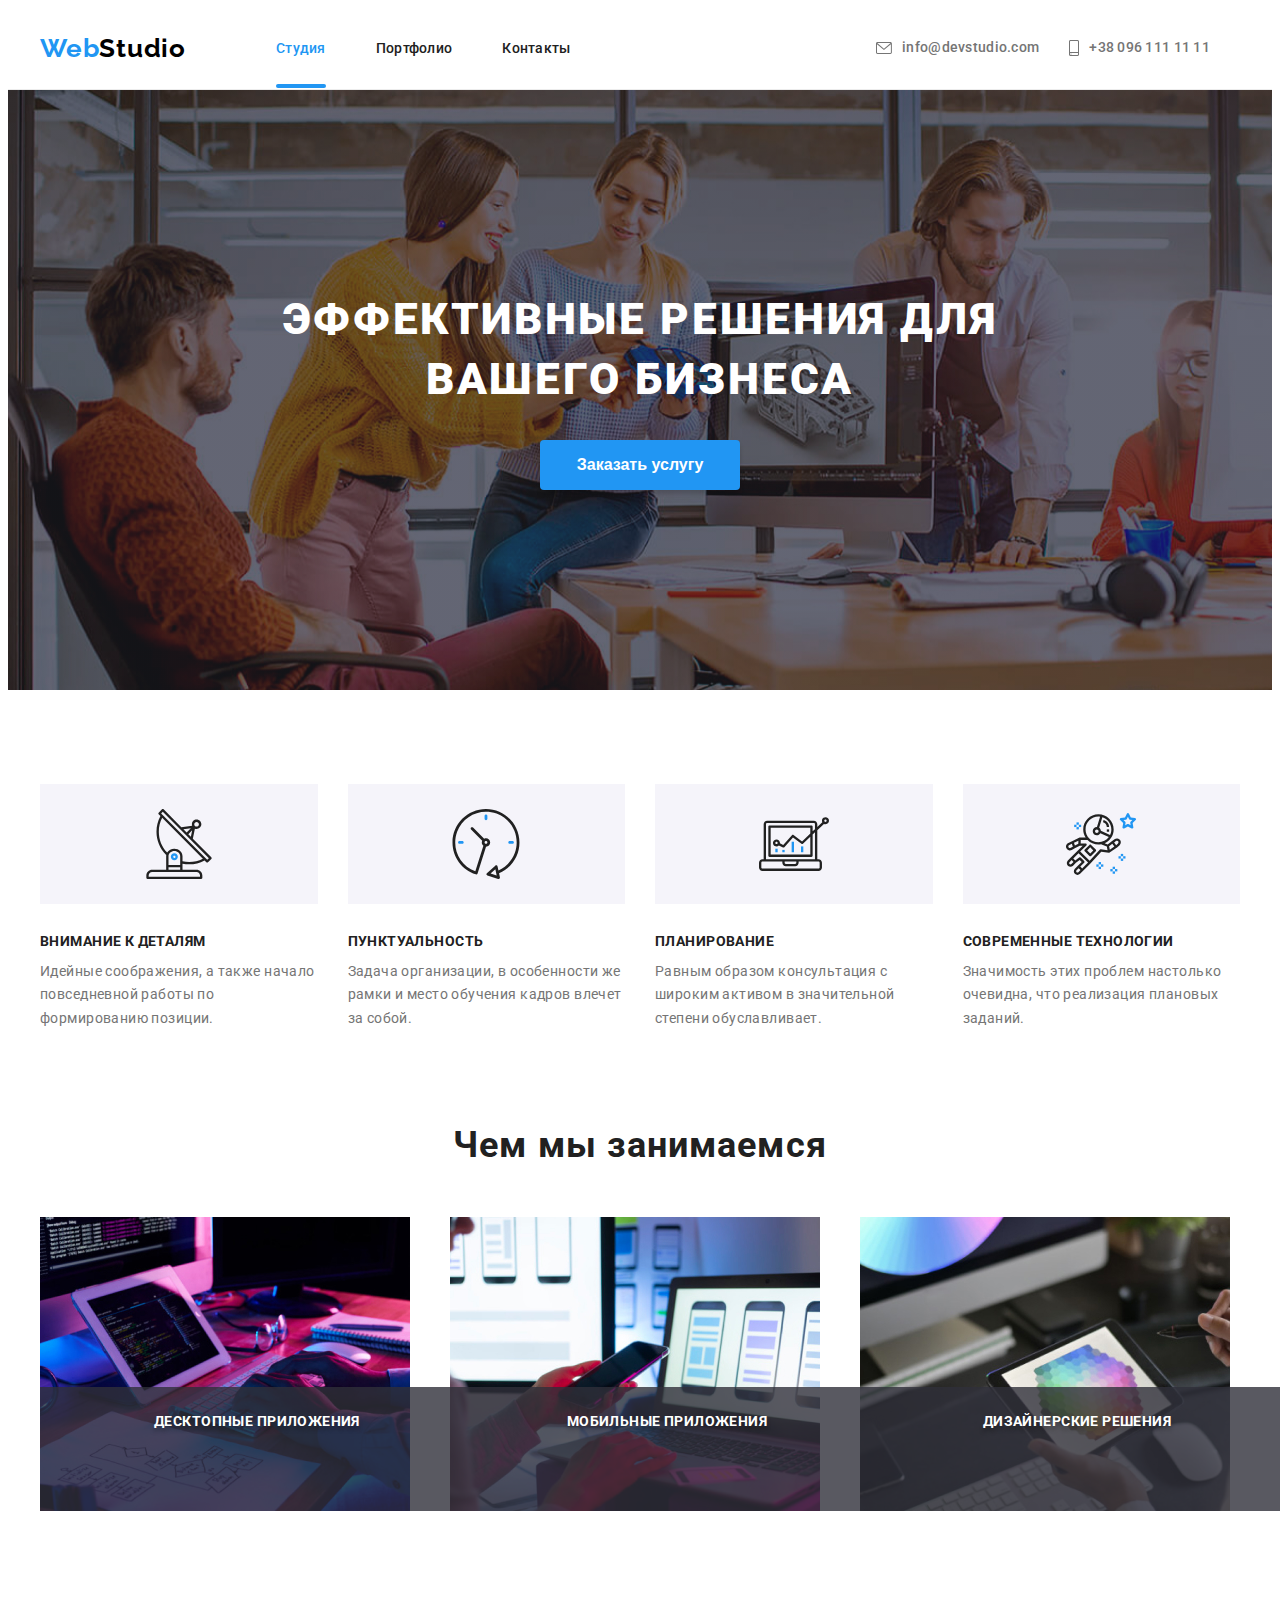
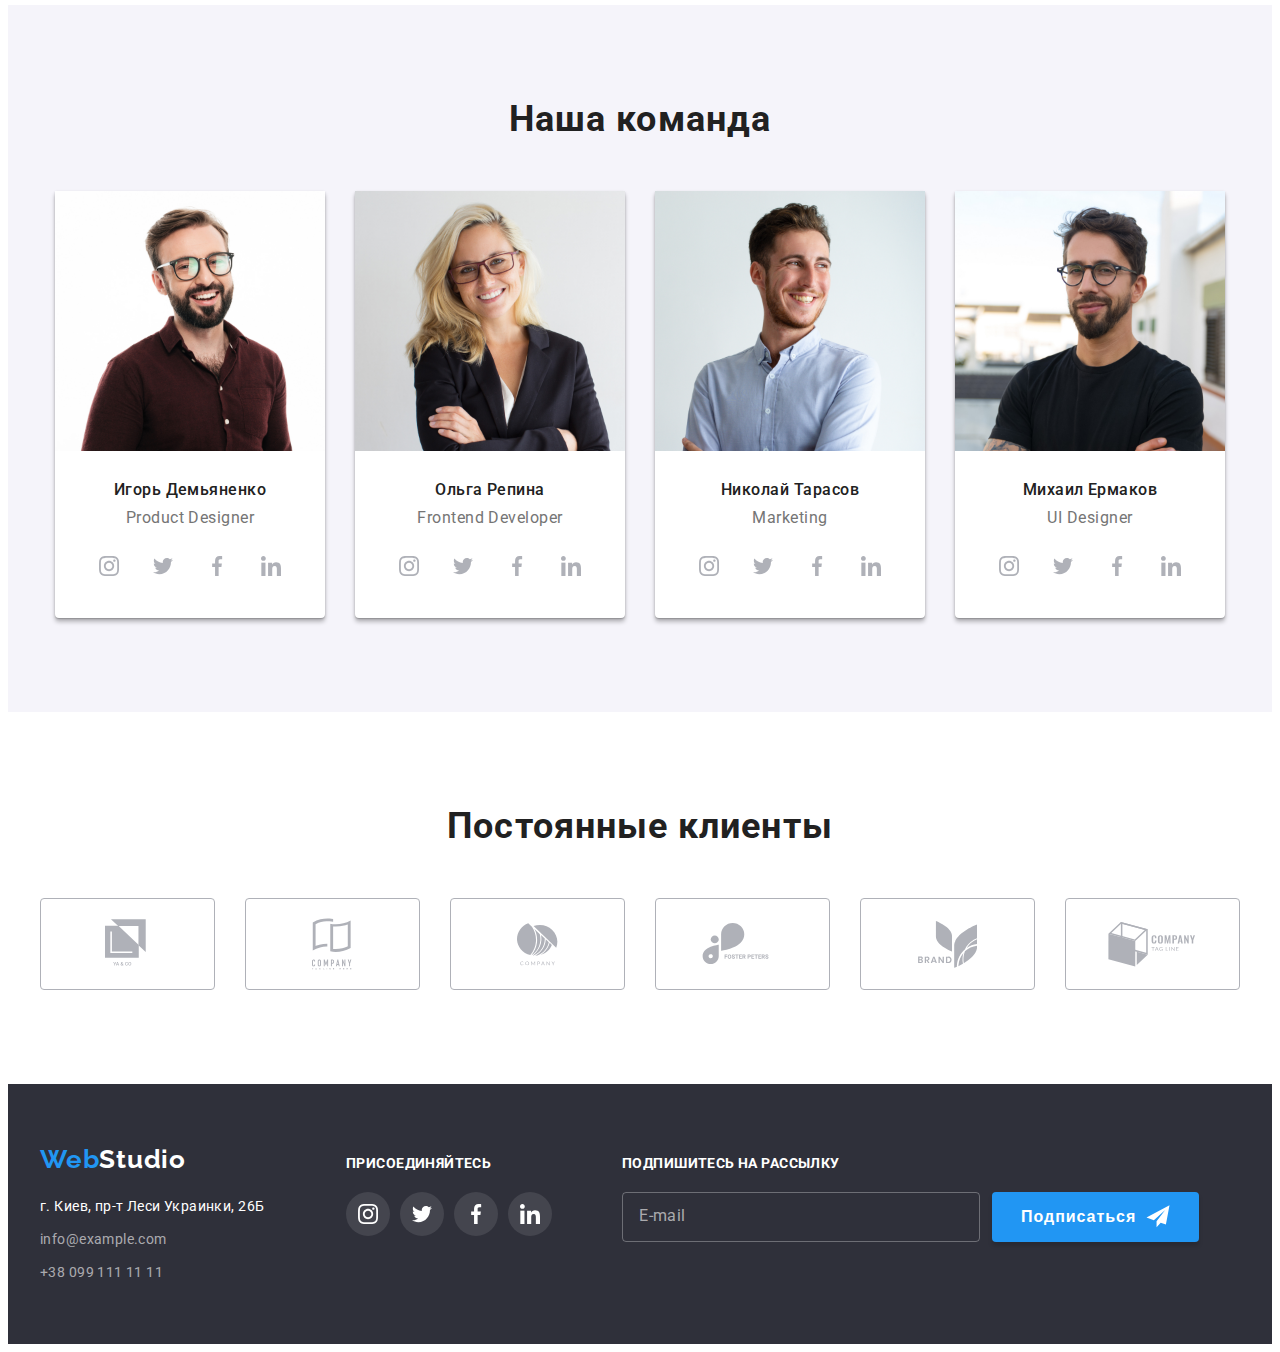
<file: index.html>
<!DOCTYPE html>
<html lang="ru">
  <head>
    <meta charset="UTF-8" />
    <meta http-equiv="X-UA-Compatible" content="IE=edge" />
    <meta name="viewport" content="width=device-width, initial-scale=1.0" />
    <title>Cтудия</title>
    <link rel="preconnect" href="https://fonts.gstatic.com" />
    <link rel="preconnect" href="https://fonts.gstatic.com" />
    <link rel="preconnect" href="https://fonts.gstatic.com" />
    <link
      href="https://fonts.googleapis.com/css2?family=Raleway:wght@700&family=Roboto:wght@400;500;700;900&display=swap"
      rel="stylesheet"
    />

    <link
      rel="stylesheet"
      href="https://cdnjs.cloudflare.com/ajax/libs/modern-normalize/1.0.0/modern-normalize.css"
      integrity="sha512-Zx6MlUMKSVJoQ+83OwhdILe8cSEsCzfqThJd7J/VA2UrK6Ctj85p+xzqfyuNXE5B1k25uUdmJ2OzItbBy9GHAQ=="
      crossorigin="anonymous"
    />
    <link rel="stylesheet" href="./css/styles.css" />
  </head>
  <body>
    <header class="header">
      <!-- NAVIGATION MENU -->
      <div class="container">
        <nav class="nav">
          <a class="logo link" href="./index.html" lang="en"
            >Web<span class="logo-text-header">Studio</span></a
          >
          <ul class="nav-list list">
            <li class="nav-list-item">
              <a class="nav-link link current" href="./index.html">Студия</a>
            </li>

            <li class="nav-list-item">
              <a class="nav-link link" href="./portfolio.html">Портфолио</a>
            </li>

            <li class="nav-list-item">
              <a class="nav-link link" href="">Контакты</a>
            </li>
          </ul>
        </nav>

        <ul class="contacts-header-list list">
          <li class="header-contacts-item">
            <a class="contacts-link link" href="mailto:info@devstudio.com">
              <svg class="contacts-icon" width="16" height="12">
                <use href="./img/icons/sprite.svg#icon-envelope"></use>
              </svg>
              info@devstudio.com</a
            >
          </li>

          <li class="header-contacts-item">
            <a class="contacts-link link" href="tel:+380961111111">
              <svg class="contacts-icon" width="10" height="16">
                <use href="./img/icons/sprite.svg#icon-smartphone"></use>
              </svg>
              +38 096 111 11 11</a
            >
          </li>
        </ul>
      </div>
    </header>

    <main>
      <!-- HERO -->
      <section class="hero">
        <div class="container">
          <h1 class="hero-title">Эффективные решения для вашего бизнеса</h1>
          <button class="modal-button" type="button" data-modal-open>
            <span class="modal-button-text">Заказать услугу</span>
          </button>
        </div>
      </section>

      <!-- FEATURES -->
      <section class="features">
        <div class="container">
          <h2 class="visually-hidden">Особенности</h2>

          <ul class="features-list list">
            <li class="features-item">
              <div class="features-icon-wrapper">
                <svg class="features-icon" width="70" height="70">
                  <use href="./img/icons/sprite.svg#icon-antenna"></use>
                </svg>
              </div>
              <h3 class="features-item-title">Внимание к деталям</h3>
              <p class="features-item-description">
                Идейные соображения, а также начало повседневной работы по
                формированию позиции.
              </p>
            </li>

            <li class="features-item">
              <div class="features-icon-wrapper">
                <svg class="features-icon" width="70" height="70">
                  <use href="./img/icons/sprite.svg#icon-clock"></use>
                </svg>
              </div>
              <h3 class="features-item-title">Пунктуальность</h3>
              <p class="features-item-description">
                Задача организации, в особенности же рамки и место обучения
                кадров влечет за собой.
              </p>
            </li>

            <li class="features-item">
              <div class="features-icon-wrapper">
                <svg class="features-icon" width="70" height="70">
                  <use href="./img/icons/sprite.svg#icon-diagram"></use>
                </svg>
              </div>
              <h3 class="features-item-title">Планирование</h3>
              <p class="features-item-description">
                Равным образом консультация с широким активом в значительной
                степени обуславливает.
              </p>
            </li>

            <li class="features-item">
              <div class="features-icon-wrapper">
                <svg class="features-icon" width="70" height="70">
                  <use href="./img/icons/sprite.svg#icon-astronaut"></use>
                </svg>
              </div>
              <h3 class="features-item-title">Современные технологии</h3>
              <p class="features-item-description">
                Значимость этих проблем настолько очевидна, что реализация
                плановых заданий.
              </p>
            </li>
          </ul>
        </div>
      </section>

      <!-- WHAT ARE WE DOING -->
      <section class="we-doing">
        <div class="container">
          <h2 class="we-doing-title">Чем мы занимаемся</h2>
          <ul class="we-doing-list list">
            <li class="we-doing-list-item">
              <img
                class="we-doing-img"
                src="./img/our-services/programer.jpg"
                alt="Программист работает за столом"
                width="370"
                height="294"
              />
              <p class="we-doing-overlay">Десктопные приложения</p>
            </li>

            <li class="we-doing-list-item">
              <img
                class="we-doing-img"
                src="./img/our-services/web-ui-designers.jpg"
                alt="Веб-дизайнер создает рабочий интерфейс"
                width="370"
                height="294"
              />
              <p class="we-doing-overlay">Мобильные приложения</p>
            </li>

            <li class="we-doing-list-item">
              <img
                class="we-doing-img"
                src="./img/our-services/creative-artist.jpg"
                alt="Художник выбирает цвет"
                width="370"
                height="294"
              />
              <p class="we-doing-overlay">Дизайнерские решения</p>
            </li>
          </ul>
        </div>
      </section>

      <!-- OUR TEAM -->
      <section class="team">
        <div class="container">
          <h2 class="team-title">Наша команда</h2>
          <ul class="team-list list">
            <li class="team-item1">
              <img
                class="team-img1"
                src="./img/team/igor.jpg"
                alt="Дизайнер продукта"
                width="270"
                height="260"
              />
              <div class="team-item-content-wrapper">
                <h3 class="team-item-title">Игорь Демьяненко</h3>
                <p class="team-item-position" lang="en">Product Designer</p>

                <ul class="social-list list">
                  <li class="social-list-item">
                    <a class="social-list-link link" href="#">
                      <svg class="social-list-icon">
                        <use href="./img/icons/sprite.svg#icon-instagram"></use>
                      </svg>
                    </a>
                  </li>
                  <li class="social-list-item">
                    <a class="social-list-link link" href="#">
                      <svg class="social-list-icon">
                        <use href="./img/icons/sprite.svg#icon-twitter"></use>
                      </svg>
                    </a>
                  </li>
                  <li class="social-list-item">
                    <a class="social-list-link link" href="#">
                      <svg class="social-list-icon">
                        <use href="./img/icons/sprite.svg#icon-facebook"></use>
                      </svg>
                    </a>
                  </li>
                  <li class="social-list-item">
                    <a class="social-list-link link" href="#">
                      <svg class="social-list-icon">
                        <use href="./img/icons/sprite.svg#icon-linkedin"></use>
                      </svg>
                    </a>
                  </li>
                </ul>
              </div>
            </li>
            <li class="team-item2">
              <img
                class="team-img2"
                src="./img/team/olga.jpg"
                alt="Фронтенд разработчик"
                width="270"
                height="260"
              />
              <div class="team-item-content-wrapper">
                <h3 class="team-item-title">Ольга Репина</h3>
                <p class="team-item-position" lang="en">Frontend Developer</p>

                <ul class="social-list list">
                  <li class="social-list-item">
                    <a class="social-list-link link" href="#">
                      <svg class="social-list-icon">
                        <use href="./img/icons/sprite.svg#icon-instagram"></use>
                      </svg>
                    </a>
                  </li>
                  <li class="social-list-item">
                    <a class="social-list-link link" href="#">
                      <svg class="social-list-icon">
                        <use href="./img/icons/sprite.svg#icon-twitter"></use>
                      </svg>
                    </a>
                  </li>
                  <li class="social-list-item">
                    <a class="social-list-link link" href="#">
                      <svg class="social-list-icon">
                        <use href="./img/icons/sprite.svg#icon-facebook"></use>
                      </svg>
                    </a>
                  </li>
                  <li class="social-list-item">
                    <a class="social-list-link link" href="#">
                      <svg class="social-list-icon">
                        <use href="./img/icons/sprite.svg#icon-linkedin"></use>
                      </svg>
                    </a>
                  </li>
                </ul>
              </div>
            </li>
            <li class="team-item3">
              <img
                class="team-img3"
                src="./img/team/nykolai.jpg"
                alt="Маркетолог"
                width="270"
                height="260"
              />
              <div class="team-item-content-wrapper">
                <h3 class="team-item-title">Николай Тарасов</h3>
                <p class="team-item-position" lang="">Marketing</p>

                <ul class="social-list list">
                  <li class="social-list-item">
                    <a class="social-list-link link" href="#">
                      <svg class="social-list-icon">
                        <use href="./img/icons/sprite.svg#icon-instagram"></use>
                      </svg>
                    </a>
                  </li>
                  <li class="social-list-item">
                    <a class="social-list-link link" href="#">
                      <svg class="social-list-icon">
                        <use href="./img/icons/sprite.svg#icon-twitter"></use>
                      </svg>
                    </a>
                  </li>
                  <li class="social-list-item">
                    <a class="social-list-link link" href="#">
                      <svg class="social-list-icon">
                        <use href="./img/icons/sprite.svg#icon-facebook"></use>
                      </svg>
                    </a>
                  </li>
                  <li class="social-list-item">
                    <a class="social-list-link link" href="#">
                      <svg class="social-list-icon">
                        <use href="./img/icons/sprite.svg#icon-linkedin"></use>
                      </svg>
                    </a>
                  </li>
                </ul>
              </div>
            </li>
            <li class="team-item4">
              <img
                class="team-img4"
                src="./img/team/michael.jpg"
                alt="Дизайнер пользовательского интерфейса"
                width="270"
                height="260"
              />
              <div class="team-item-content-wrapper">
                <h3 class="team-item-title">Михаил Ермаков</h3>
                <p class="team-item-position" lang="en">UI Designer</p>

                <ul class="social-list list">
                  <li class="social-list-item">
                    <a class="social-list-link link" href="#">
                      <svg class="social-list-icon">
                        <use href="./img/icons/sprite.svg#icon-instagram"></use>
                      </svg>
                    </a>
                  </li>
                  <li class="social-list-item">
                    <a class="social-list-link link" href="#">
                      <svg class="social-list-icon">
                        <use href="./img/icons/sprite.svg#icon-twitter"></use>
                      </svg>
                    </a>
                  </li>
                  <li class="social-list-item">
                    <a class="social-list-link link" href="#">
                      <svg class="social-list-icon">
                        <use href="./img/icons/sprite.svg#icon-facebook"></use>
                      </svg>
                    </a>
                  </li>
                  <li class="social-list-item">
                    <a class="social-list-link link" href="#">
                      <svg class="social-list-icon">
                        <use href="./img/icons/sprite.svg#icon-linkedin"></use>
                      </svg>
                    </a>
                  </li>
                </ul>
              </div>
            </li>
          </ul>
        </div>
      </section>

      <!-- CLIENTS -->
      <section class="clients">
        <div class="container">
          <h2 class="clients-title">Постоянные клиенты</h2>
          <ul class="clients-list list">
            <li class="clients-list-item">
              <a class="clients-list-link link" href="">
                <svg class="clients-list-icon" width="45" height="50">
                  <use href="./img/icons/sprite.svg#icon-client1"></use>
                </svg>
              </a>
            </li>

            <li class="clients-list-item">
              <a class="clients-list-link link" href="">
                <svg class="clients-list-icon" width="40" height="52">
                  <use href="./img/icons/sprite.svg#icon-client2"></use>
                </svg>
              </a>
            </li>

            <li class="clients-list-item">
              <a class="clients-list-link link" href="">
                <svg class="clients-list-icon" width="41" height="43">
                  <use href="./img/icons/sprite.svg#icon-client3"></use>
                </svg>
              </a>
            </li>

            <li class="clients-list-item">
              <a class="clients-list-link link" href="">
                <svg class="clients-list-icon" width="80" height="42">
                  <use href="./img/icons/sprite.svg#icon-client4"></use>
                </svg>
              </a>
            </li>

            <li class="clients-list-item">
              <a class="clients-list-link link" href="">
                <svg class="clients-list-icon" width="59" height="47">
                  <use href="./img/icons/sprite.svg#icon-client5"></use>
                </svg>
              </a>
            </li>

            <li class="clients-list-item">
              <a class="clients-list-link link" href="">
                <svg class="clients-list-icon" width="88" height="45">
                  <use href="./img/icons/sprite.svg#icon-client6"></use>
                </svg>
              </a>
            </li>
          </ul>
        </div>
      </section>
    </main>

    <footer class="footer">
      <!-- CONTACT info -->
      <div class="container">
        <div class="footer-wrapper">
          <a class="logo link" href="./index.html" lang="en"
            >Web<span class="logo-text-footer">Studio</span></a
          >
          <address class="address">
            <p class="address-info">г. Киев, пр-т Леси Украинки, 26Б</p>
            <ul class="footer-contacts-list list">
              <li class="footer-mail">
                <a
                  class="footer-mail-link link"
                  href="mailto:info@example.com"
                  lang="en"
                  >info@example.com</a
                >
              </li>
              <li class="footer-phone">
                <a class="footer-phone-link link" href="tel:+380991111111"
                  >+38 099 111 11 11</a
                >
              </li>
            </ul>
          </address>
        </div>

        <div class="footer-wrapper">
          <p class="footer-social-title">Присоединяйтесь</p>
          <ul class="footer-social-list list">
            <li class="footer-social-list-item">
              <a class="footer-social-list-link link" href="#">
                <svg class="footer-social-list-icon" width="20" height="20">
                  <use href="./img/icons/sprite.svg#icon-instagram"></use>
                </svg>
              </a>
            </li>

            <li class="footer-social-list-item">
              <a class="footer-social-list-link link" href="#">
                <svg class="footer-social-list-icon" width="20" height="20">
                  <use href="./img/icons/sprite.svg#icon-twitter"></use>
                </svg>
              </a>
            </li>

            <li class="footer-social-list-item">
              <a class="footer-social-list-link link" href="#">
                <svg class="footer-social-list-icon" width="20" height="20">
                  <use href="./img/icons/sprite.svg#icon-facebook"></use>
                </svg>
              </a>
            </li>

            <li class="footer-social-list-item">
              <a class="footer-social-list-link link" href="#">
                <svg class="footer-social-list-icon" width="20" height="20">
                  <use href="./img/icons/sprite.svg#icon-linkedin"></use>
                </svg>
              </a>
            </li>
          </ul>
        </div>

        <div class="footer-wrapper">
          <p class="footer-form-title">Подпишитесь на рассылку</p>
          <form name="footer_form" class="footer-form">
            <label>
              <input
                type="email"
                name="email"
                placeholder="E-mail"
                class="footer-email-input"
                autocomplete="off"
              />
            </label>
            <button type="submit" class="footer-form-button">
              <span class="footer-button-text">Подписаться</span>
              <svg class="footer-button-icon" width="24" height="23">
                <use href="./img/icons/sprite.svg#icon-send"></use>
              </svg>
            </button>
          </form>
        </div>
      </div>
    </footer>

    <!-- Модальное окно -->
    <div class="backdrop is-hidden" data-modal>
      <div class="modal">
        <button type="button" class="modal-close-button" data-modal-close>
          <svg class="modal-close-icon" width="" height="">
            <use href="./img/icons/sprite.svg#icon-close-black"></use>
          </svg>
        </button>

        <form action="#" class="modal-form">
          <label class="modal-form-field"
            >Имя
            <span class="modal-form-input-wrapper">
              <input
                type="text"
                name="user-name"
                class="modal-form-input"
                required
                minlength="3"
              />
              <svg class="modal-form-icon" width="18" height="18">
                <use href="./img/icons/sprite.svg#icon-person"></use>
              </svg>
            </span>
          </label>

          <label class="modal-form-field"
            >Телефон
            <span class="modal-form-input-wrapper">
              <input
                type="tel"
                name="user-phone"
                class="modal-form-input"
                required
              />
              <svg class="modal-form-icon" width="18" height="18">
                <use href="./img/icons/sprite.svg#icon-phone-black"></use>
              </svg>
            </span>
          </label>

          <label class="modal-form-field"
            >Почта
            <span class="modal-form-input-wrapper">
              <input type="email" name="user-email" class="modal-form-input" />
              <svg class="modal-form-icon" width="18" height="18">
                <use href="./img/icons/sprite.svg#icon-email-black"></use>
              </svg>
            </span>
          </label>

          <label class="modal-form-field"
            >Имя
            <textarea
              name="user-message"
              class="modal-form-message"
              placeholder="Введите текст"
            ></textarea>
          </label>

          <input type="checkbox" name="user-term" class="modal-form-term" />
          <label for="" class="modal-form-check-desc"
            >Соглашаюсь с рассылкой и принимаю
            <a href="#">Условия договора</a></label
          >

          <button type="submit" class="modal-form-btn">Отправить</button>
        </form>
      </div>
    </div>

    <script src="./js/modal.js"></script>
  </body>
</html>
</file>
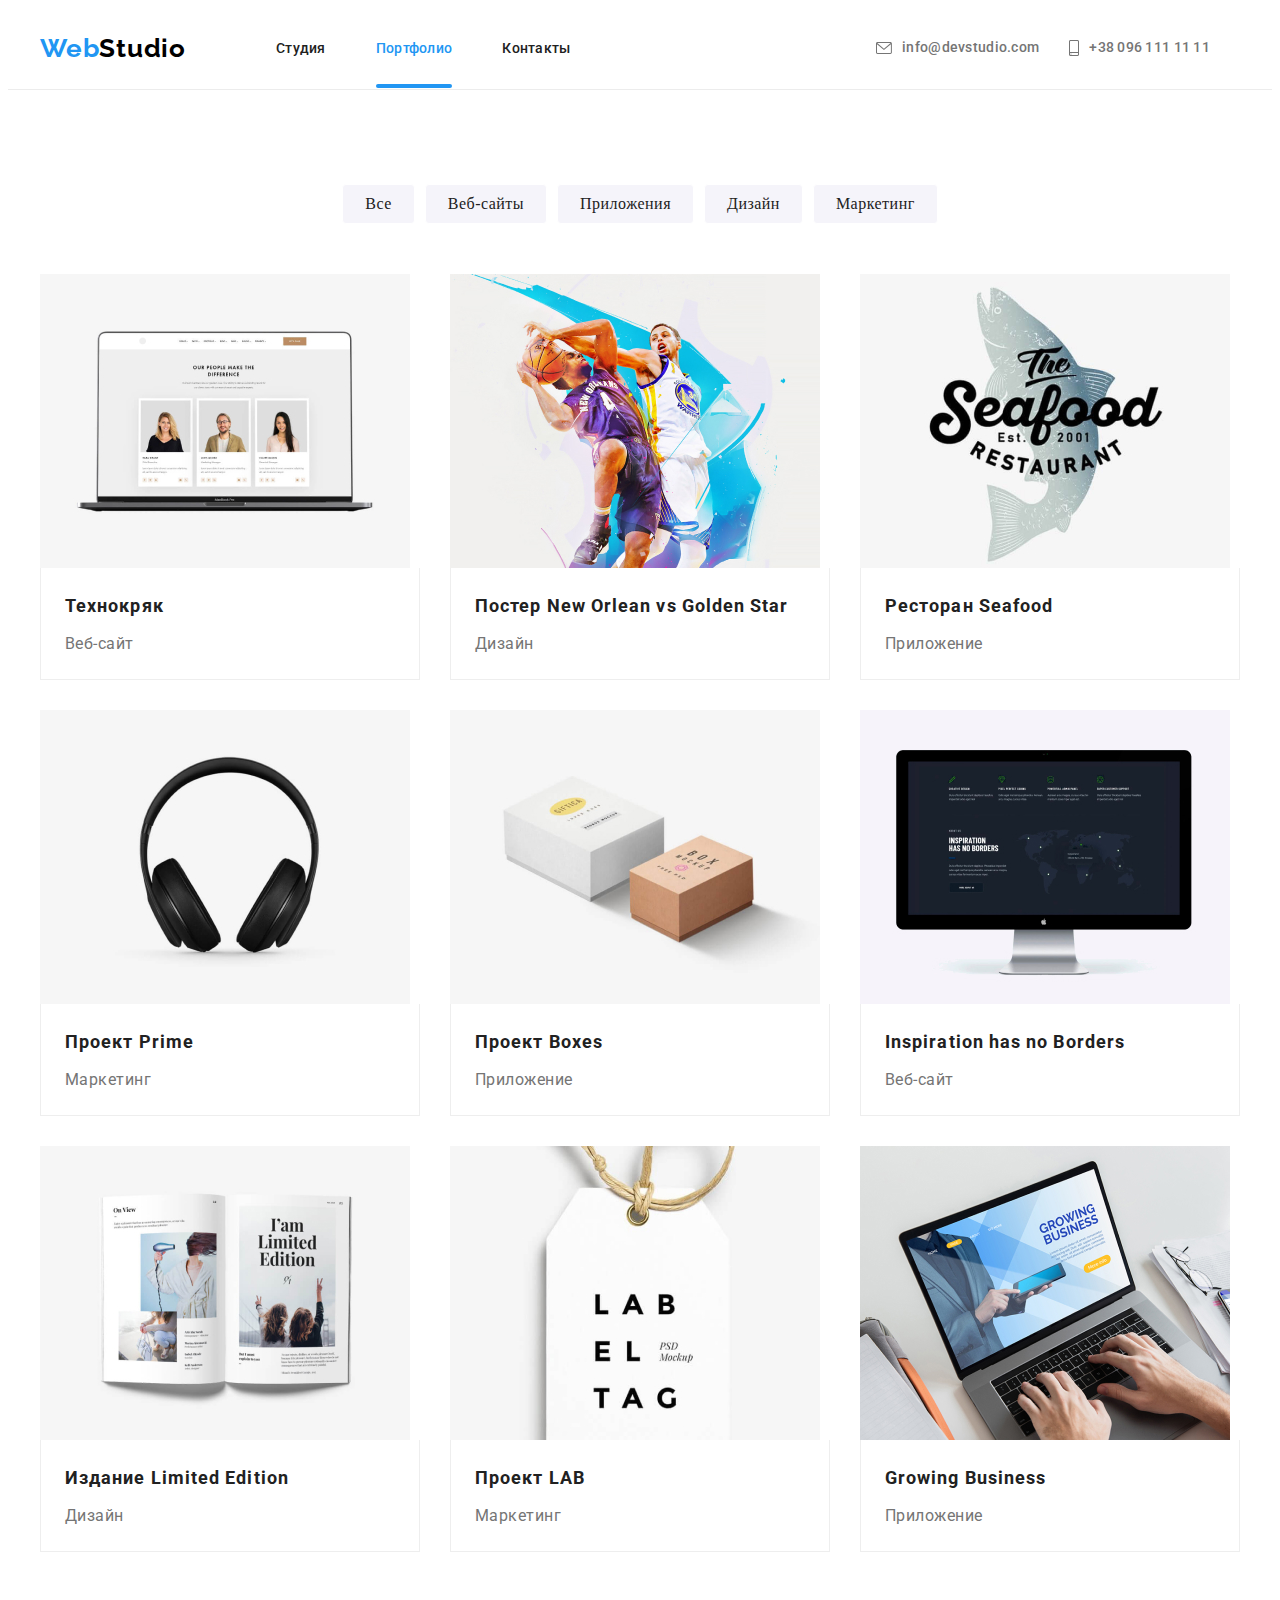
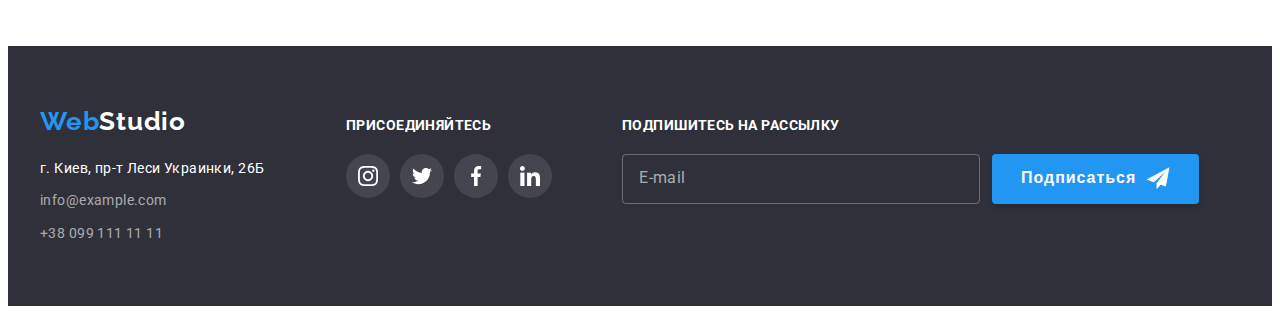
<file: portfolio.html>
<!DOCTYPE html>
<html lang="ru">
  <head>
    <meta charset="UTF-8" />
    <meta http-equiv="X-UA-Compatible" content="IE=edge" />
    <meta name="viewport" content="width=device-width, initial-scale=1.0" />
    <title>Портфолио</title>
    <link rel="preconnect" href="https://fonts.gstatic.com" />
    <link rel="preconnect" href="https://fonts.gstatic.com" />
    <link rel="preconnect" href="https://fonts.gstatic.com" />
    <link
      href="https://fonts.googleapis.com/css2?family=Raleway:wght@700&family=Roboto:wght@400;500;700;900&display=swap"
      rel="stylesheet"
    />

    <link
      rel="stylesheet"
      href="https://cdnjs.cloudflare.com/ajax/libs/modern-normalize/1.0.0/modern-normalize.css"
      integrity="sha512-Zx6MlUMKSVJoQ+83OwhdILe8cSEsCzfqThJd7J/VA2UrK6Ctj85p+xzqfyuNXE5B1k25uUdmJ2OzItbBy9GHAQ=="
      crossorigin="anonymous"
    />
    <link rel="stylesheet" href="./css/styles.css" />
  </head>
  <body>
    <header class="header">
      <!-- NAVIGATION MENU -->
      <div class="container">
        <nav class="nav">
          <a class="logo link" href="./index.html" lang="en"
            >Web<span class="logo-text-header">Studio</span></a
          >
          <ul class="nav-list list">
            <li class="nav-list-item">
              <a class="nav-link link" href="./index.html">Студия</a>
            </li>
            <li class="nav-list-item">
              <a class="nav-link link current" href="./portfolio.html"
                >Портфолио</a
              >
            </li>
            <li class="nav-list-item">
              <a class="nav-link link" href="">Контакты</a>
            </li>
          </ul>
        </nav>

        <ul class="contacts-header-list list">
          <li class="header-contacts-item">
            <a class="contacts-link link" href="mailto:info@devstudio.com">
              <svg class="contacts-icon" width="16" height="12">
                <use href="./img/icons/sprite.svg#icon-envelope"></use>
              </svg>
              info@devstudio.com</a
            >
          </li>

          <li class="header-contacts-item">
            <a class="contacts-link link" href="tel:+380961111111">
              <svg class="contacts-icon" width="10" height="16">
                <use href="./img/icons/sprite.svg#icon-smartphone"></use>
              </svg>
              +38 096 111 11 11</a
            >
          </li>
        </ul>
      </div>
    </header>

    <main>
      <!-- PORTFOLIO -->
      <h1 class="visually-hidden">Портфолио</h1>
      <section class="portfolio">
        <div class="container">
          <h2 class="visually-hidden">Наше Портфолио</h2>
          <!-- PORTFOLIO BUTTONS -->
          <ul class="filter-set">
            <li class="filter-item list">
              <button class="filter-item-button" type="button">Все</button>
            </li>

            <li class="filter-item list">
              <button class="filter-item-button" type="button">
                Веб-сайты
              </button>
            </li>

            <li class="filter-item list">
              <button class="filter-item-button" type="button">
                Приложения
              </button>
            </li>

            <li class="filter-item list">
              <button class="filter-item-button" type="button">Дизайн</button>
            </li>

            <li class="filter-item list">
              <button class="filter-item-button" type="button">
                Маркетинг
              </button>
            </li>
          </ul>

          <!-- PORTFOLIO CARDS -->
          <ul class="card-set">
            <li class="card-set-item list">
              <a class="card-set-link link" href="">
                <article class="card">
                  <div class="card-thumb">
                    <img
                      src="./img/portfolio/card1.jpg"
                      alt="Пример 1"
                      width="370"
                      height="294"
                    />
                    <p class="overlay">
                      Технокряк это современная площадка распространения
                      коронавируса. Компании используют эту платформу для
                      цифрового шпионажа и атак на защищённые сервера
                      конкурентов.
                    </p>
                  </div>
                </article>
                <div class="card-content">
                  <h3 class="card-heading">Технокряк</h3>
                  <p class="card-text">Веб-сайт</p>
                </div>
              </a>
            </li>

            <li class="card-set-item list">
              <a class="card-set-link link" href="">
                <article class="card">
                  <div class="card-thumb">
                    <img
                      src="./img/portfolio/card2.jpg"
                      alt="Пример 2"
                      width="370"
                      height="294"
                    />
                    <p class="overlay">
                      Технокряк это современная площадка распространения
                      коронавируса. Компании используют эту платформу для
                      цифрового шпионажа и атак на защищённые сервера
                      конкурентов.
                    </p>
                  </div>
                </article>
                <div class="card-content">
                  <h3 class="card-heading">
                    Постер <span lang="en">New Orlean vs Golden Star</span>
                  </h3>
                  <p class="card-text">Дизайн</p>
                </div>
              </a>
            </li>

            <li class="card-set-item list">
              <a class="card-set-link link" href="">
                <article class="card">
                  <div class="card-thumb">
                    <img
                      src="./img/portfolio/card3.jpg"
                      alt="Пример 3"
                      width="370"
                      height="294"
                    />
                    <p class="overlay">
                      Технокряк это современная площадка распространения
                      коронавируса. Компании используют эту платформу для
                      цифрового шпионажа и атак на защищённые сервера
                      конкурентов.
                    </p>
                  </div>
                </article>
                <div class="card-content">
                  <h3 class="card-heading">
                    Ресторан <span lang="en">Seafood</span>
                  </h3>
                  <p class="card-text">Приложение</p>
                </div>
              </a>
            </li>

            <li class="card-set-item list">
              <a class="card-set-link link" href="">
                <article class="card">
                  <div class="card-thumb">
                    <img
                      src="./img/portfolio/card4.jpg"
                      alt="Пример 4"
                      width="370"
                      height="294"
                    />
                    <p class="overlay">
                      Технокряк это современная площадка распространения
                      коронавируса. Компании используют эту платформу для
                      цифрового шпионажа и атак на защищённые сервера
                      конкурентов.
                    </p>
                  </div>
                </article>
                <div class="card-content">
                  <h3 class="card-heading">
                    Проект <span lang="en">Prime</span>
                  </h3>
                  <p class="card-text">Маркетинг</p>
                </div>
              </a>
            </li>

            <li class="card-set-item list">
              <a class="card-set-link link" href="">
                <article class="card">
                  <div class="card-thumb">
                    <img
                      src="./img/portfolio/card5.jpg"
                      alt="Пример 5"
                      width="370"
                      height="294"
                    />
                    <p class="overlay">
                      Технокряк это современная площадка распространения
                      коронавируса. Компании используют эту платформу для
                      цифрового шпионажа и атак на защищённые сервера
                      конкурентов.
                    </p>
                  </div>
                </article>
                <div class="card-content">
                  <h3 class="card-heading">
                    Проект <span lang="en">Boxes</span>
                  </h3>
                  <p class="card-text">Приложение</p>
                </div>
              </a>
            </li>

            <li class="card-set-item list">
              <a class="card-set-link link" href="">
                <article class="card">
                  <div class="card-thumb">
                    <img
                      src="./img/portfolio/card6.jpg"
                      alt="Пример 6"
                      width="370"
                      height="294"
                    />
                    <p class="overlay">
                      Технокряк это современная площадка распространения
                      коронавируса. Компании используют эту платформу для
                      цифрового шпионажа и атак на защищённые сервера
                      конкурентов.
                    </p>
                  </div>
                </article>
                <div class="card-content">
                  <h3 class="card-heading">
                    <span lang="en">Inspiration has no Borders</span>
                  </h3>
                  <p class="card-text">Веб-сайт</p>
                </div>
              </a>
            </li>

            <li class="card-set-item list">
              <a class="card-set-link link" href="">
                <article class="card">
                  <div class="card-thumb">
                    <img
                      src="./img/portfolio/card7.jpg"
                      alt="Пример 7"
                      width="370"
                      height="294"
                    />
                    <p class="overlay">
                      Технокряк это современная площадка распространения
                      коронавируса. Компании используют эту платформу для
                      цифрового шпионажа и атак на защищённые сервера
                      конкурентов.
                    </p>
                  </div>
                </article>
                <div class="card-content">
                  <h3 class="card-heading">
                    Издание <span lang="en">Limited Edition</span>
                  </h3>
                  <p class="card-text">Дизайн</p>
                </div>
              </a>
            </li>

            <li class="card-set-item list">
              <a class="card-set-link link" href="">
                <article class="card">
                  <div class="card-thumb">
                    <img
                      src="./img/portfolio/card8.jpg"
                      alt="Пример 8"
                      width="370"
                      height="294"
                    />
                    <p class="overlay">
                      Технокряк это современная площадка распространения
                      коронавируса. Компании используют эту платформу для
                      цифрового шпионажа и атак на защищённые сервера
                      конкурентов.
                    </p>
                  </div>
                </article>
                <div class="card-content">
                  <h3 class="card-heading">
                    Проект <span lang="en">LAB</span>
                  </h3>
                  <p class="card-text">Маркетинг</p>
                </div>
              </a>
            </li>

            <li class="card-set-item list">
              <a class="card-set-link link" href="">
                <article class="card">
                  <div class="card-thumb">
                    <img
                      src="./img/portfolio/card9.jpg"
                      alt="Пример 9"
                      width="370"
                      height="294"
                    />
                    <p class="overlay">
                      Технокряк это современная площадка распространения
                      коронавируса. Компании используют эту платформу для
                      цифрового шпионажа и атак на защищённые сервера
                      конкурентов.
                    </p>
                  </div>
                </article>
                <div class="card-content">
                  <h3 class="card-heading">
                    <span lang="en">Growing Business</span>
                  </h3>
                  <p class="card-text">Приложение</p>
                </div>
              </a>
            </li>
          </ul>
        </div>
      </section>
    </main>

    <footer class="footer">
      <!-- CONTACT info -->
      <div class="container">
        <div class="footer-wrapper">
          <a class="logo link" href="./index.html" lang="en"
            >Web<span class="logo-text-footer">Studio</span></a
          >
          <address class="address">
            <p class="address-info">г. Киев, пр-т Леси Украинки, 26Б</p>
            <ul class="footer-contacts-list list">
              <li class="footer-mail">
                <a
                  class="footer-mail-link link"
                  href="mailto:info@example.com"
                  lang="en"
                  >info@example.com</a
                >
              </li>
              <li class="footer-phone">
                <a class="footer-phone-link link" href="tel:+380991111111"
                  >+38 099 111 11 11</a
                >
              </li>
            </ul>
          </address>
        </div>

        <div class="footer-wrapper">
          <p class="footer-social-title">присоединяйтесь</p>
          <ul class="footer-social-list list">
            <li class="footer-social-list-item">
              <a class="footer-social-list-link link" href="#">
                <svg class="footer-social-list-icon" width="20" height="20">
                  <use href="./img/icons/sprite.svg#icon-instagram"></use>
                </svg>
              </a>
            </li>

            <li class="footer-social-list-item">
              <a class="footer-social-list-link link" href="#">
                <svg class="footer-social-list-icon" width="20" height="20">
                  <use href="./img/icons/sprite.svg#icon-twitter"></use>
                </svg>
              </a>
            </li>

            <li class="footer-social-list-item">
              <a class="footer-social-list-link link" href="#">
                <svg class="footer-social-list-icon" width="20" height="20">
                  <use href="./img/icons/sprite.svg#icon-facebook"></use>
                </svg>
              </a>
            </li>

            <li class="footer-social-list-item">
              <a class="footer-social-list-link link" href="#">
                <svg class="footer-social-list-icon" width="20" height="20">
                  <use href="./img/icons/sprite.svg#icon-linkedin"></use>
                </svg>
              </a>
            </li>
          </ul>
        </div>

        <div class="footer-wrapper">
          <p class="footer-form-title">Подпишитесь на рассылку</p>
          <form name="footer_form" class="footer-form">
            <label>
              <input
                type="email"
                name="email"
                placeholder="E-mail"
                class="footer-email-input"
                autocomplete="off"
              />
            </label>
            <button type="submit" class="footer-form-button">
              <span class="footer-button-text">Подписаться</span>
              <svg class="footer-button-icon" width="24" height="23">
                <use href="./img/icons/sprite.svg#icon-send"></use>
              </svg>
            </button>
          </form>
        </div>
      </div>
    </footer>
  </body>
</html>
</file>
<file: css/styles.css>
:root {
  --main-font: "Roboto", sans-serif;
  --second-font: "Raleway", sans-serif;
  --main-title-color: #212121;
  --accent-color: #2196f3;
  --content-color: #757575;
  --add-white-color: #ffffff;
}

h1,
h2,
h3,
h4,
h5,
h6,
p {
  margin: 0;
}

ul {
  margin: 0;
  padding: 0;
}

img {
  display: block;
  max-width: 100%;
}

.link {
  text-decoration: none;
}

.list {
  list-style: none;
}

.address {
  font-style: normal;
}

/* =============== HEADER ===============  */

.header {
  padding-top: 25px;
  padding-bottom: 25px;
  border-bottom: 1px solid #ececec;
}

.header .container {
  width: 1200px;
  margin: 0 auto;
  padding-left: 15px;
  padding-right: 15px;

  display: flex;
  align-items: center;
}

.nav {
  display: flex;
  align-items: center;
}

.logo {
  font-family: var(--second-font);
  font-weight: bold;
  font-size: 26px;
  line-height: 1.19;
  letter-spacing: 0.03em;
  margin-right: 90px;

  color: var(--accent-color);
}

.logo-text-header {
  color: black;
}

.nav-list .link.current {
  color: var(--accent-color);
}

.nav-list {
  display: flex;
  align-items: center;
}

.nav-list-item:not(:last-child) {
  margin-right: 50px;
}

.nav-link {
  position: relative;

  font-family: var(--main-font);
  font-weight: 500;
  font-size: 14px;
  line-height: 1.14;
  letter-spacing: 0.02em;
  padding-top: 32px;
  padding-bottom: 32px;

  color: var(--main-title-color);
  transition: 250ms cubic-bezier(0.4, 0, 0.2, 1);
}

.nav-link::after {
  content: "";

  position: absolute;
  left: 0;
  bottom: 0;
  display: block;
  width: 100%;
  height: 4px;
  background-color: var(--accent-color);
  border-radius: 2px;

  transition: opacity 250ms cubic-bezier(0.4, 0, 0.2, 1);
  opacity: 0;
}

.current::after {
  opacity: 1;
}

.nav-link:hover,
.nav-link:focus {
  color: var(--accent-color);
}

.contacts-header-list {
  display: flex;
  align-items: center;
  margin-left: auto;
}

.header-contacts-item {
  margin-right: 30px;
}

.contacts-icon {
  fill: currentColor;
  margin-right: 10px;
}

.contacts-link {
  display: flex;
  align-items: center;
  font-family: var(--main-font);
  font-weight: 500;
  font-size: 14px;
  line-height: 1.14;
  letter-spacing: 0.02em;
  color: var(--content-color);

  transition: 250ms cubic-bezier(0.4, 0, 0.2, 1);
}

.contacts-link:hover,
.contacts-link:focus {
  color: var(--accent-color);
}

/* ============== END HEADER ============== */

/* ============== HERO ================= */

.hero {
  max-width: 1600px;
  margin: 0 auto;
  padding-top: 200px;
  padding-bottom: 200px;
  background-color: rgba(196, 196, 196, 1);
  background-image: linear-gradient(
      rgba(47, 48, 58, 0.4),
      rgba(47, 48, 58, 0.4)
    ),
    url(../img/hero/hero-bg.jpg);
  background-repeat: no-repeat;
  background-size: cover;
}

.hero .container {
  width: 1200px;
  margin: 0 auto;
  padding-left: 15px;
  padding-right: 15px;

  display: flex;
  align-items: center;
  flex-direction: column;
}

.hero-title {
  font-family: var(--main-font);
  font-weight: 900;
  font-size: 44px;
  line-height: 1.36;

  text-align: center;
  letter-spacing: 0.06em;
  text-transform: uppercase;

  padding-left: 240px;
  padding-right: 240px;
  margin-bottom: 30px;

  color: var(--add-white-color);
}

.modal-button {
  min-width: 200px;
  padding: 10px 32px;
  background: var(--accent-color);
  box-shadow: 0px 4px 4px rgba(0, 0, 0, 0.15);
  border: 0;
  border-radius: 4px;
  cursor: pointer;

  transition: 250ms cubic-bezier(0.4, 0, 0.2, 1);
}

.modal-button:hover,
.modal-button:focus {
  background: #188ce8;
}

.modal-button-text {
  font-family: inherit;
  font-weight: bold;
  font-size: 16px;
  line-height: 1.88;

  color: var(--add-white-color);
}

/* =============== END HERO ================ */

/* =============== FEATURES ================ */

.features {
  padding-top: 94px;
  padding-bottom: 47px;
}

.features .container {
  width: 1200px;
  margin: 0 auto;
  padding-left: 15px;
  padding-right: 15px;
}

.features-list {
  display: flex;
  justify-content: center;
  margin-left: -30px;
  margin-top: -30px;
}

.features-item {
  flex-basis: calc(100% / 4 - 30px);
  margin-left: 30px;
  margin-top: 30px;
}

.features-icon-wrapper {
  display: flex;
  align-items: center;
  justify-content: center;
  height: 120px;
  background-color: #f5f4fa;
  margin-bottom: 30px;
}

.features-item-title {
  font-family: var(--main-font);
  font-weight: bold;
  font-size: 14px;
  line-height: 1.14;
  letter-spacing: 0.03em;
  text-transform: uppercase;
  margin-bottom: 10px;

  color: var(--main-title-color);
}

.features-item-description {
  font-family: var(--main-font);
  font-weight: normal;
  font-size: 14px;
  line-height: 1.7;

  letter-spacing: 0.03em;

  color: var(--content-color);
}

/* ============= END FEATURES ============== */

/* ========== WHAT WE ARE DOING ============ */

.we-doing {
  padding-top: 47px;
  padding-bottom: 94px;
}

.we-doing .container {
  width: 1200px;
  margin: 0 auto;
  padding-left: 15px;
  padding-right: 15px;
}

.we-doing-title {
  font-family: var(--main-font);
  font-weight: bold;
  font-size: 36px;
  line-height: 1.16;
  text-align: center;
  letter-spacing: 0.03em;

  margin-bottom: 50px;

  color: var(--main-title-color);
}

.we-doing-list {
  display: flex;
  align-items: center;
  margin-left: -30px;
  margin-top: -30px;
}

.we-doing-list-item {
  position: relative;
  flex-basis: calc(100% / 3 - 30px);
  margin-left: 30px;
  margin-top: 30px;
}

.we-doing-img {
  width: 370px;
  height: 294px;
}

.we-doing-overlay {
  position: absolute;
  bottom: 0;
  left: 0;

  font-family: var(--main-font);
  font-weight: bold;
  font-size: 14px;
  line-height: 1.14;
  text-align: center;
  letter-spacing: 0.03em;
  text-transform: uppercase;
  padding: 27px;
  width: 100%;
  height: 70px;

  color: var(--add-white-color);

  background-color: rgba(47, 48, 58, 0.8);
  text-shadow: 0px 4px 4px rgba(0, 0, 0, 0.25);
}

/* ========= END WHAT WE ARE DOING ========= */

/* =============== TEAM ================= */

.team {
  background-color: #f5f4fa;
  padding-top: 94px;
  padding-bottom: 94px;
}

.team .container {
  width: 1200px;
  margin: 0 auto;
  padding-left: 15px;
  padding-right: 15px;

  display: flex;
  align-items: center;
  flex-direction: column;
}

.team-title {
  font-family: var(--main-font);
  font-weight: bold;
  font-size: 36px;
  line-height: 1.16;
  text-align: center;
  letter-spacing: 0.03em;
  margin-bottom: 50px;

  color: var(--main-title-color);
}

.team-list {
  display: flex;
  margin-left: -30px;
  margin-top: -30px;
}

.team-item1 {
  width: 270px;
  background: var(--add-white-color);

  box-shadow: 0px 1px 3px rgba(0, 0, 0, 0.12), 0px 1px 1px rgba(0, 0, 0, 0.14),
    0px 4px 4px rgba(0, 0, 0, 0.25);
  border-radius: 0px 0px 4px 4px;

  flex-basis: calc(100% / 4 - 30px);
  margin-left: 30px;
  margin-top: 30px;
}

.team-item2 {
  width: 270px;
  background: var(--add-white-color);

  box-shadow: 0px 1px 3px rgba(0, 0, 0, 0.12), 0px 1px 1px rgba(0, 0, 0, 0.14),
    0px 4px 4px rgba(0, 0, 0, 0.25);
  border-radius: 0px 0px 4px 4px;

  flex-basis: calc(100% / 4 - 30px);
  margin-left: 30px;
  margin-top: 30px;
}

.team-item3 {
  width: 270px;
  background: var(--add-white-color);

  box-shadow: 0px 1px 3px rgba(0, 0, 0, 0.12), 0px 1px 1px rgba(0, 0, 0, 0.14),
    0px 4px 4px rgba(0, 0, 0, 0.25);
  border-radius: 0px 0px 4px 4px;

  flex-basis: calc(100% / 4 - 30px);
  margin-left: 30px;
  margin-top: 30px;
}

.team-item4 {
  width: 270px;
  background: var(--add-white-color);

  box-shadow: 0px 1px 3px rgba(0, 0, 0, 0.12), 0px 1px 1px rgba(0, 0, 0, 0.14),
    0px 4px 4px rgba(0, 0, 0, 0.25);
  border-radius: 0px 0px 4px 4px;

  flex-basis: calc(100% / 4 - 30px);
  margin-left: 30px;
  margin-top: 30px;
}

.team-img1 {
  width: 270px;
  height: 260px;
  border-radius: 0px;
}

.team-img2 {
  width: 270px;
  height: 260px;
  border-radius: 0px;
}

.team-img3 {
  width: 270px;
  height: 260px;
  border-radius: 0px;
}

.team-img4 {
  width: 270px;
  height: 260px;
  border-radius: 0px;
}

.team-item-title {
  font-family: var(--main-font);
  font-weight: 500;
  font-size: 16px;
  line-height: 1.18;

  text-align: center;
  letter-spacing: 0.03em;

  margin-bottom: 10px;

  color: var(--main-title-color);
}

.team-item-position {
  font-family: var(--main-font);
  font-weight: normal;
  font-size: 16px;
  line-height: 1.18;

  text-align: center;
  letter-spacing: 0.03em;

  margin-bottom: 16px;

  color: var(--content-color);
}

.team-item-content-wrapper {
  padding: 30px 32px;
}

.social-list {
  display: flex;
  align-items: center;
  justify-content: space-between;
}

.social-list-link {
  display: flex;
  justify-content: center;
  align-items: center;
  width: 44px;
  height: 44px;
  border-radius: 50%;
  background-color: var(--add-white-color);

  transition: 250ms cubic-bezier(0.4, 0, 0.2, 1);
}

.social-list-link:hover,
.social-list-link:focus {
  background-color: var(--accent-color);
}

.social-list-link:hover .social-list-icon,
.social-list-link:focus .social-list-icon {
  fill: var(--add-white-color);
}

.social-list-icon {
  width: 20px;
  height: 20px;
  color: rgba(175, 177, 184, 1);
  fill: currentColor;
}

/* =============== END TEAM =============== */

/* ============== CLIENTS ================= */

.clients {
  padding-top: 94px;
  padding-bottom: 94px;
}

.clients .container {
  width: 1200px;
  margin: 0 auto;
  padding-left: 15px;
  padding-right: 15px;
}

.clients-title {
  font-family: var(--main-font);
  font-weight: bold;
  font-size: 36px;
  line-height: 1.16;
  text-align: center;
  letter-spacing: 0.03em;

  margin-bottom: 50px;

  color: var(--main-title-color);
}

.clients-list {
  display: flex;
  align-items: center;
  flex-wrap: wrap;
  margin-top: -30px;
  margin-left: -30px;
}

.clients-list > .clients-list-item {
  flex-basis: calc(100% / 6 - 30px);
  margin-left: 30px;
  margin-top: 30px;
}

.clients-list-item {
  display: flex;
  align-items: center;
  justify-content: center;
}

.clients-list-link {
  display: inline-flex;
  justify-content: center;
  align-items: center;
  width: 100%;
  height: 90px;
  border: 1px solid rgba(175, 177, 184, 1);
  border-radius: 4px 4px 4px 4px;
  background-color: var(--add-white-color);

  transition: 250ms cubic-bezier(0.4, 0, 0.2, 1);
}

.clients-list-link:hover,
.clients-list-link:focus {
  outline: none;
  border-color: var(--accent-color);
}

.clients-list-icon {
  color: rgba(175, 177, 184, 1);
  fill: currentColor;

  transition: 250ms cubic-bezier(0.4, 0, 0.2, 1);
}

.clients-list-icon:hover,
.clients-list-icon:focus {
  color: var(--accent-color);
  fill: currentColor;
}

.clients-list-link:hover .clients-list-icon,
.clients-list-link:focus .clients-list-icon {
  fill: var(--accent-color);
}

/* ============= END CLIENTS =============== */

/* ============== PORTFOLIO =============== */

.portfolio {
  padding-top: 94px;
  padding-bottom: 94px;
}

/* =========== PORFOLIO BUTTONS =========== */

.filter-set {
  display: flex;
  justify-content: center;
  align-items: center;

  margin-bottom: 50px;
}

.filter-item:not(:last-child) {
  margin-right: 10px;
}

.filter-item-button {
  background: #f5f4fa;
  border-radius: 4px;
  cursor: pointer;

  font-family: inherit;
  font-weight: 500;
  font-size: 16px;
  line-height: 1.62;

  text-align: center;
  letter-spacing: 0.03em;

  color: #212121;

  border: 1px solid var(--add-white-color);

  padding: 6px 22px;

  transition: 250ms cubic-bezier(0.4, 0, 0.2, 1);
}

.filter-item-button:hover,
.filter-item-button:focus {
  background-color: var(--accent-color);
  color: var(--add-white-color);

  box-shadow: 0px 3px 1px rgba(0, 0, 0, 0.1), 0px 1px 2px rgba(0, 0, 0, 0.08),
    0px 2px 2px rgba(0, 0, 0, 0.12);
  border-radius: 4px;
  border: 1px solid transparent;
}

/* ============ PORTFOLIO CARDS ============ */
.visually-hidden {
  position: absolute;
  width: 1px;
  height: 1px;
  margin: -1px;
  border: 0;
  padding: 0;

  white-space: nowrap;
  clip-path: inset(100%);
  clip: rect(0 0 0 0);
  overflow: hidden;
}

.portfolio .container {
  width: 1200px;
  margin: 0 auto;
  padding-left: 15px;
  padding-right: 15px;
}

.card-set {
  display: flex;
  flex-wrap: wrap;

  margin-left: -30px;
  margin-top: -30px;
}

.card-set > .card-set-item {
  flex-basis: calc(100% / 3 - 30px);

  margin-left: 30px;
  margin-top: 30px;
}

.card-set-link {
  display: block;
}

.card-set-link:hover {
  box-shadow: 0px 1px 1px rgba(0, 0, 0, 0.12), 0px 4px 4px rgba(0, 0, 0, 0.06),
    1px 4px 6px rgba(0, 0, 0, 0.16);
}

.card-set-link:hover .overlay,
.card-set-link:focus .overlay {
  transform: translateY(0%);
  transition: transform 250ms cubic-bezier(0.4, 0, 0.2, 1);
  text-shadow: 0px 4px 4px rgba(0, 0, 0, 0.25);
}

.card-heading {
  font-family: var(--main-font);
  font-weight: bold;
  font-size: 18px;
  line-height: 2;

  letter-spacing: 0.06em;

  color: var(--main-title-color);
}

.card-text {
  font-family: var(--main-font);
  font-weight: normal;
  font-size: 16px;
  line-height: 1.87;

  letter-spacing: 0.03em;

  color: var(--content-color);
}

.card-content {
  background: var(--add-white-color);
  border: 1px solid #eeeeee;
  box-sizing: border-box;
  border-top: none;
  padding: 20px 24px;
}

.card-text {
  margin-top: 5px;
}

.card-thumb {
  position: relative;
  overflow: hidden;
}

.overlay {
  position: absolute;
  top: 0;
  left: 0;
  color: var(--add-white-color);
  background: rgba(33, 150, 243, 0.9);
  padding: 63px 24px;
  height: 100%;
  overflow: hidden;
  transform: translateY(100%);

  font-family: var(--main-font);
  font-weight: normal;
  font-size: 18px;
  line-height: 1.5;
  letter-spacing: 0.03em;
}

/* =========== END PORTFOLIO ============ */

/* ============== FOOTER ================ */

.footer {
  background: #2f303a;
  padding-top: 60px;
  padding-bottom: 60px;
}

.footer .container {
  width: 1200px;
  margin: 0 auto;
  padding-left: 15px;
  padding-right: 15px;

  display: flex;
  align-items: baseline;
}

.logo-text-footer {
  color: var(--add-white-color);
}

.address {
  margin-top: 20px;
}

.address-info {
  font-family: var(--main-font);
  font-weight: normal;
  font-size: 14px;
  line-height: 1.7;

  letter-spacing: 0.03em;

  margin-bottom: 9px;

  color: var(--add-white-color);
}

.footer-mail-link {
  font-family: var(--main-font);
  font-weight: normal;
  font-size: 14px;
  line-height: 1.7;

  letter-spacing: 0.03em;

  color: rgba(255, 255, 255, 0.6);

  transition: 250ms cubic-bezier(0.4, 0, 0.2, 1);
}

.footer-mail-link:hover,
.footer-mail-link:focus {
  color: var(--accent-color);
}

.footer-phone-link {
  font-family: var(--main-font);
  font-weight: normal;
  font-size: 14px;
  line-height: 1.7;

  letter-spacing: 0.03em;

  color: rgba(255, 255, 255, 0.6);

  transition: 250ms cubic-bezier(0.4, 0, 0.2, 1);
}

.footer-phone-link:hover,
.footer-phone-link:focus {
  color: var(--accent-color);
}

.footer-mail {
  margin-bottom: 9px;
}

.footer-wrapper {
  display: block;
}

.footer-wrapper:not(:last-child) {
  margin-right: 70px;
}

.footer-social-list-item:not(:last-child) {
  margin-right: 10px;
}

.footer-social-title {
  font-family: var(--main-font);
  font-weight: bold;
  font-size: 14px;
  line-height: 1.14;
  letter-spacing: 0.03em;
  color: var(--add-white-color);
  text-transform: uppercase;
  margin-bottom: 20px;
}

.footer-social-list {
  display: flex;
  align-items: center;
}

.footer-social-list-link {
  display: flex;
  justify-content: center;
  align-items: center;
  width: 44px;
  height: 44px;
  border-radius: 50%;
  background-color: rgba(255, 255, 255, 0.1);

  transition: 250ms cubic-bezier(0.4, 0, 0.2, 1);
}

.footer-social-list-link:hover,
.footer-social-list-link:focus {
  background-color: var(--accent-color);
}

.footer-social-list-link:hover .footer-social-list-icon,
.footer-social-list-link:focus .footer-social-list-icon {
  fill: var(--add-white-color);
}

.footer-social-list-icon {
  color: var(--add-white-color);
  fill: currentColor;
}

/* FOOTER EMAIL FORM */

.footer-form-title {
  font-family: var(--main-font);
  font-weight: bold;
  font-size: 14px;
  line-height: 1.14;
  letter-spacing: 0.03em;
  color: var(--add-white-color);
  text-transform: uppercase;
  margin-bottom: 20px;
}

.footer-form {
  display: flex;
  align-items: center;
}

.footer-email-input {
  width: 358px;
  height: 50px;

  border: 1px solid rgba(255, 255, 255, 0.3);
  box-sizing: border-box;
  border-radius: 4px;
  background-color: transparent;

  color: var(--add-white-color);
  padding-left: 16px;

  transition: 250ms cubic-bezier(0.4, 0, 0.2, 1);
}

.footer-email-input:hover,
.footer-email-input:focus {
  border-color: var(--accent-color);
  outline: none;
}

::placeholder {
  font-family: var(--main-font);
  font-weight: normal;
  font-size: 16px;
  line-height: 1.25;

  display: flex;
  align-items: center;
  letter-spacing: 0.03em;

  color: rgba(255, 255, 255, 0.6);
}

.footer-form-button {
  min-width: 200px;
  height: 50px;
  margin-left: 12px;
  padding: 10px 29px;
  background: var(--accent-color);
  box-shadow: 0px 4px 4px rgba(0, 0, 0, 0.15);
  border: 0;
  border-radius: 4px;
  cursor: pointer;

  display: flex;
  align-items: center;
  justify-content: space-between;

  transition: 250ms cubic-bezier(0.4, 0, 0.2, 1);
}

.footer-button-text {
  font-family: var(--add-white-color);
  font-weight: bold;
  font-size: 16px;
  line-height: 1.88;
  letter-spacing: 0.06em;

  display: flex;
  align-items: center;
  text-align: center;

  color: var(--add-white-color);
  margin-right: 10px;
}

.footer-button-icon {
  fill: var(--add-white-color);
}

.footer-form-button:hover,
.footer-form-button:focus {
  background: #188ce8;
}

/* ============= END FOOTER =============== */

/* МОДАЛЬНОЕ ОКНО */
.backdrop {
  position: fixed;
  top: 0;
  left: 0;
  width: 100vw;
  height: 100vh;
  background-color: rgba(0, 0, 0, 0.2);

  transition: 250ms cubic-bezier(0.4, 0, 0.2, 1);
}

.modal {
  position: absolute;
  top: 50%;
  left: 50%;
  transform: translate(-50%, -50%);
  width: 528px;
  height: 581px;
  background-color: var(--add-white-color);
}

.modal-close-button {
  position: absolute;
  top: 8px;
  right: 8px;
  width: 30px;
  height: 30px;
  background: transparent;
  border: 1px solid rgba(0, 0, 0, 0.1);
  border-radius: 50%;
  cursor: pointer;
}

.is-hidden {
  opacity: 0;
  visibility: hidden;
  pointer-events: none;
}

.modal-close-icon {
  transition: 250ms cubic-bezier(0.4, 0, 0.2, 1);
}

.modal-close-icon:hover,
.modal-close-icon:focus {
  fill: var(--accent-color);
}

/* ФОРМА МОДАЛЬНОГО ОКНА */

.modal-form {
  display: flex;
  flex-direction: column;
  padding: 40px 40px;
}

.modal-form-title {
  font-family: var(--main-font);
  font-weight: bold;
  font-size: 20px;
  line-height: 1.15;
  text-align: center;
  letter-spacing: 0.03em;

  color: var(--main-title-color);

  margin-bottom: 12px;
}

.modal-form-field {
  margin-bottom: 10px;

  font-family: var(--main-font);
  font-weight: normal;
  font-size: 14px;
  line-height: 1.14;
  letter-spacing: 0.01em;

  color: var(--content-color);
}

.modal-form-input-wrapper {
  position: relative;
  display: block;
  margin-top: 4px;
}

.modal-form-input {
  width: 100%;
  height: 40px;
  border: 1px solid rgba(33, 33, 33, 0.2);
  box-sizing: border-box;
  border-radius: 4px;
  padding-left: 42px;

  transition: 250ms cubic-bezier(0.4, 0, 0.2, 1);
}

.modal-form-input:focus {
  outline: none;
  border-color: var(--accent-color);
}

.modal-form-input:focus + .modal-form-icon {
  fill: var(--accent-color);
}

.modal-form-icon {
  position: absolute;
  top: 50%;
  left: 12px;
  transform: translateY(-50%);

  transition: 250ms cubic-bezier(0.4, 0, 0.2, 1);
}

.modal-form-message {
  width: 100%;
  height: 120px;
  border: 1px solid rgba(33, 33, 33, 0.2);
  box-sizing: border-box;
  border-radius: 4px;
  padding-left: 42px;

  padding: 12px 16px;

  resize: none;

  transition: 250ms cubic-bezier(0.4, 0, 0.2, 1);
}

.modal-form-message-wrapper {
  display: block;
  margin-top: 4px;
}

.modal-form-message::placeholder {
  font-family: var(--main-font);
  font-weight: normal;
  font-size: 14px;
  line-height: 1.14;
  letter-spacing: 0.01em;

  color: rgba(117, 117, 117, 0.5);
}

.modal-form-message:focus {
  outline: none;
  border-color: var(--accent-color);
}

.modal-form-check-desc {
  display: flex;
  align-items: center;
  font-family: var(--accent-color);
  font-weight: normal;
  font-size: 14px;
  line-height: 1.71;
  letter-spacing: 0.03em;

  color: var(--content-color);

  margin: 0 auto;
}

.user-term-link {
  color: var(--accent-color);
}

.modal-form-check-desc::before {
  display: block;
  content: "";
  width: 16px;
  height: 16px;
  border: 2px solid var(--main-title-color);
  border-radius: 2px;
  cursor: pointer;

  margin-right: 7px;
}

.modal-form-term:checked + .modal-form-check-desc::before {
  background-color: #2196f3;
  background-image: url("../img/icons/check.svg");
  background-repeat: no-repeat;
  background-position: center;
  border: none;
}

.modal-form-term:focus + .modal-form-check-desc::before {
  box-shadow: 0 0 0 2px var(--accent-color);
}

.modal-form-btn {
  min-width: 200px;
  padding: 10px 32px;
  background: var(--accent-color);
  box-shadow: 0px 4px 4px rgba(0, 0, 0, 0.15);
  border: 0;
  border-radius: 4px;
  cursor: pointer;

  transition: 250ms cubic-bezier(0.4, 0, 0.2, 1);

  align-self: center;

  font-family: var(--main-font);
  font-weight: bold;
  font-size: 16px;
  line-height: 1.88;
  letter-spacing: 0.06em;

  color: var(--add-white-color);

  margin-top: 30px;
}

.modal-form-btn:hover,
.modal-form-btn:focus {
  background: #188ce8;
}
</file>
